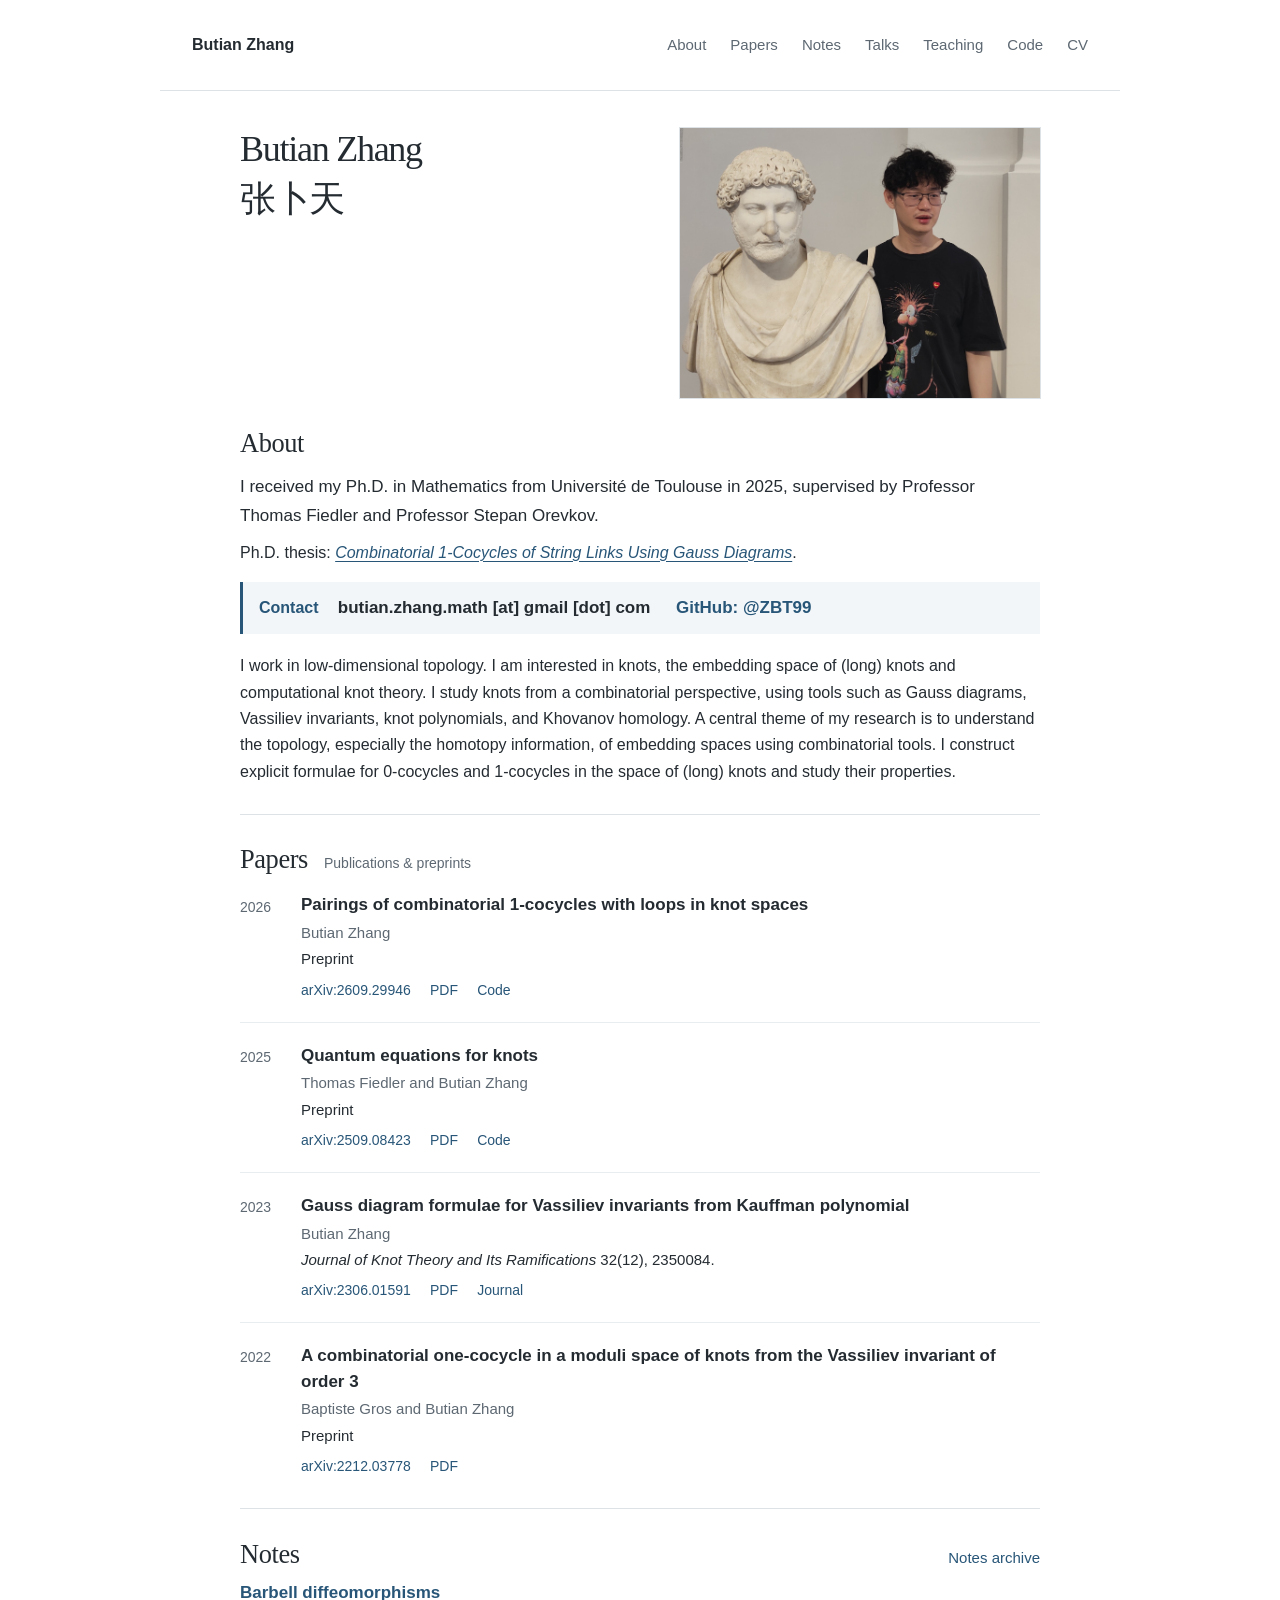
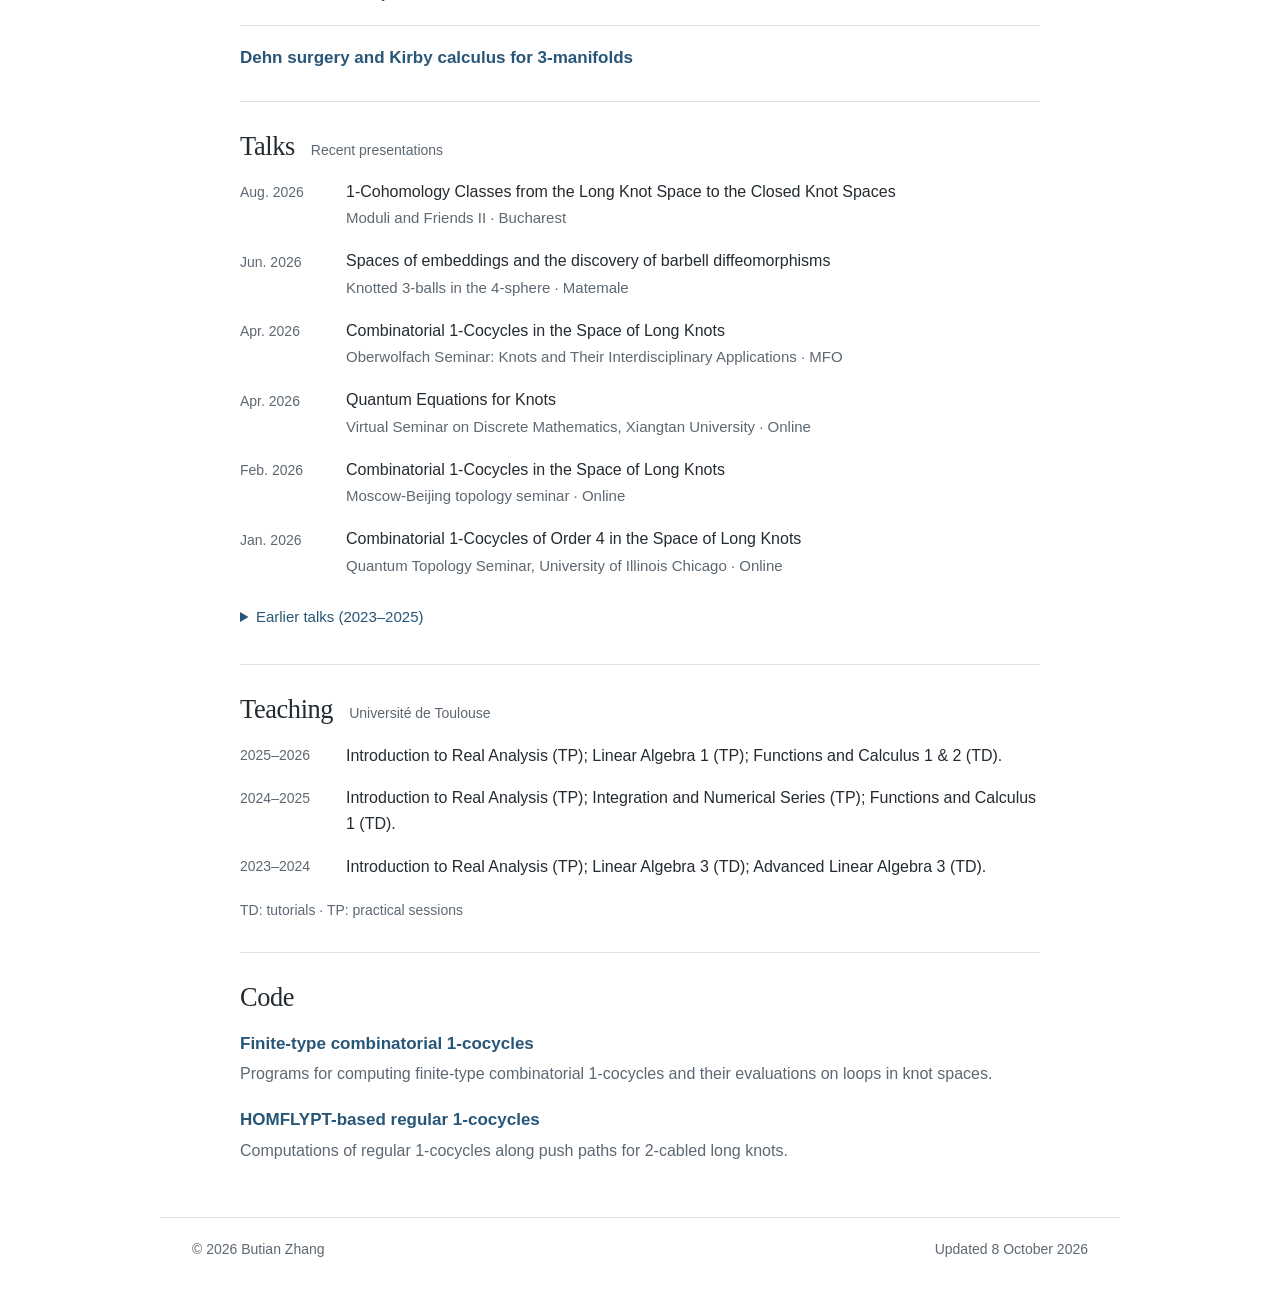
<file: index.html>
<!doctype html>
<html lang="en">
<head>
  <meta charset="utf-8">
  <meta name="viewport" content="width=device-width, initial-scale=1">
  <meta name="description" content="Butian Zhang (张卜天) works in low-dimensional topology, focusing on knot theory and combinatorial methods for studying knot spaces. Research, publications, personal notes, talks, and code.">
  <meta name="robots" content="index, follow, max-image-preview:large">
  <meta name="author" content="Butian Zhang">
  <meta name="google-site-verification" content="N0gdF9gMmJemkSyHroa3WZfaxyNTCt2lIQ91NriXi1w">
  <meta name="theme-color" content="#ffffff">
  <meta property="og:title" content="Butian Zhang (张卜天) · Mathematics">
  <meta property="og:description" content="Knot theory, combinatorial 1-cocycles, and the topology of knot spaces.">
  <meta property="og:type" content="website">
  <meta property="og:url" content="https://zbt99.github.io/">
  <meta property="og:image" content="https://zbt99.github.io/assets/portrait-4x3.jpg">
  <meta property="og:image:alt" content="Butian Zhang">
  <title>Butian Zhang (张卜天) · Mathematics</title>
  <link rel="canonical" href="https://zbt99.github.io/">
  <link rel="icon" type="image/svg+xml" href="data:image/svg+xml,%3Csvg xmlns='http://www.w3.org/2000/svg' viewBox='0 0 32 32'%3E%3Crect width='32' height='32' rx='4' fill='%2323486b'/%3E%3Ctext x='16' y='23' text-anchor='middle' font-family='Georgia,serif' font-size='23' fill='white'%3EB%3C/text%3E%3C/svg%3E">
  <link rel="stylesheet" href="styles.css?v=20261008-12">
  <script src="notes.js?v=20261008-11" defer></script>
  <script type="application/ld+json">
{
  "@context": "https://schema.org",
  "@type": "ProfilePage",
  "@id": "https://zbt99.github.io/#profile",
  "url": "https://zbt99.github.io/",
  "name": "Butian Zhang (张卜天) · Mathematics",
  "dateModified": "2026-10-08",
  "mainEntity": {
    "@type": "Person",
    "@id": "https://zbt99.github.io/#person",
    "name": "Butian Zhang",
    "alternateName": "张卜天",
    "url": "https://zbt99.github.io/",
    "image": "https://zbt99.github.io/assets/portrait-4x3.jpg",
    "description": "Works in low-dimensional topology, focusing on knot theory and combinatorial methods for studying knot spaces.",
    "sameAs": [
      "https://github.com/ZBT99"
    ],
    "knowsAbout": [
      "Low-dimensional topology",
      "Knot theory",
      "Embedding spaces",
      "Computational knot theory",
      "Gauss diagrams",
      "Vassiliev invariants",
      "Khovanov homology"
    ]
  }
}
  </script>
</head>
<body>
  <a class="skip-link" href="#main">Skip to content</a>
  <header class="site-header wrap">
    <a class="wordmark" href="#about">Butian Zhang</a>
    <nav aria-label="Main navigation">
      <a href="#about">About</a>
      <a href="#papers">Papers</a>
      <a href="#notes">Notes</a>
      <a href="#talks">Talks</a>
      <a href="#teaching">Teaching</a>
      <a href="#code">Code</a>
      <a href="cv.pdf" target="_blank" rel="noopener">CV</a>
    </nav>
  </header>

  <main id="main" class="wrap page-layout">
    <header class="profile profile-header" aria-labelledby="name">
      <div class="profile-titles">
      <h1 id="name" class="profile-name">Butian Zhang</h1>
      <p class="profile-name chinese-name" lang="zh-Hans">张卜天</p>
      </div>
      <figure class="portrait" aria-label="Portrait of Butian Zhang">
        <img class="portrait-photo" src="assets/portrait-4x3.jpg?v=20261008-12" alt="Butian Zhang" width="1540" height="1155">
      </figure>
    </header>

    <div class="main-column">
    <section id="about" class="intro" aria-labelledby="about-heading">
      <h2 id="about-heading">About</h2>
      <p class="lead">I received my Ph.D. in Mathematics from Université de Toulouse in 2025, supervised by Professor Thomas Fiedler and Professor Stepan Orevkov.</p>
      <p class="thesis-link">Ph.D. thesis: <a href="https://utheme.utoulouse.fr/s/fr/item/45990" target="_blank" rel="noopener"><cite>Combinatorial 1-Cocycles of String Links Using Gauss Diagrams</cite></a>.</p>
      <div class="contact" aria-labelledby="contact-heading">
        <h3 id="contact-heading">Contact</h3>
        <div class="contact-details"><span class="contact-email">butian.zhang.math [at] gmail [dot] com</span><a href="https://github.com/ZBT99" target="_blank" rel="noopener">GitHub: @ZBT99</a></div>
      </div>
      <p class="research-overview">I work in low-dimensional topology. I am interested in knots, the embedding space of (long) knots and computational knot theory. I study knots from a combinatorial perspective, using tools such as Gauss diagrams, Vassiliev invariants, knot polynomials, and Khovanov homology. A central theme of my research is to understand the topology, especially the homotopy information, of embedding spaces using combinatorial tools. I construct explicit formulae for 0-cocycles and 1-cocycles in the space of (long) knots and study their properties.</p>
    </section>

    <section id="papers" class="section-grid" aria-labelledby="papers-heading">
      <div class="section-label"><h2 id="papers-heading">Papers</h2><p>Publications &amp; preprints</p></div>
      <div class="section-content">
        <ol class="paper-list">
          <li class="paper">
            <div class="paper-year">2026</div>
            <div class="paper-content">
              <h3><a href="https://arxiv.org/abs/2609.29946" target="_blank" rel="noopener">Pairings of combinatorial 1-cocycles with loops in knot spaces</a></h3>
              <p class="authors">Butian Zhang</p>
              <p class="publication">Preprint</p>
              <p class="paper-links"><a href="https://arxiv.org/abs/2609.29946" target="_blank" rel="noopener">arXiv:2609.29946</a><a href="https://arxiv.org/pdf/2609.29946" target="_blank" rel="noopener">PDF</a><a href="https://github.com/ZBT99/Finite-type-combinatorial-1-cocycles" target="_blank" rel="noopener">Code</a></p>
            </div>
          </li>
          <li class="paper">
            <div class="paper-year">2025</div>
            <div class="paper-content">
              <h3><a href="https://arxiv.org/abs/2509.08423" target="_blank" rel="noopener">Quantum equations for knots</a></h3>
              <p class="authors">Thomas Fiedler and Butian Zhang</p>
              <p class="publication">Preprint</p>
              <p class="paper-links"><a href="https://arxiv.org/abs/2509.08423" target="_blank" rel="noopener">arXiv:2509.08423</a><a href="https://arxiv.org/pdf/2509.08423" target="_blank" rel="noopener">PDF</a><a href="https://github.com/ZBT99/Regular-1-cocycle-HOMFLYPT-2cabled" target="_blank" rel="noopener">Code</a></p>
            </div>
          </li>
          <li class="paper">
            <div class="paper-year">2023</div>
            <div class="paper-content">
              <h3><a href="https://doi.org/10.1142/S0218216523500840" target="_blank" rel="noopener">Gauss diagram formulae for Vassiliev invariants from Kauffman polynomial</a></h3>
              <p class="authors">Butian Zhang</p>
              <p class="publication"><cite>Journal of Knot Theory and Its Ramifications</cite> 32(12), 2350084.</p>
              <p class="paper-links"><a href="https://arxiv.org/abs/2306.01591" target="_blank" rel="noopener">arXiv:2306.01591</a><a href="https://arxiv.org/pdf/2306.01591" target="_blank" rel="noopener">PDF</a><a href="https://doi.org/10.1142/S0218216523500840" target="_blank" rel="noopener">Journal</a></p>
            </div>
          </li>
          <li class="paper">
            <div class="paper-year">2022</div>
            <div class="paper-content">
              <h3><a href="https://arxiv.org/abs/2212.03778" target="_blank" rel="noopener">A combinatorial one-cocycle in a moduli space of knots from the Vassiliev invariant of order 3</a></h3>
              <p class="authors">Baptiste Gros and Butian Zhang</p>
              <p class="publication">Preprint</p>
              <p class="paper-links"><a href="https://arxiv.org/abs/2212.03778" target="_blank" rel="noopener">arXiv:2212.03778</a><a href="https://arxiv.org/pdf/2212.03778" target="_blank" rel="noopener">PDF</a></p>
            </div>
          </li>
        </ol>
      </div>
    </section>

    <section id="notes" class="section-grid" aria-labelledby="notes-heading">
      <div class="section-heading-row"><h2 id="notes-heading">Notes</h2><a href="notes/">Notes archive</a></div>
      <div data-notes-list data-notes-limit="3">
        <ul class="note-list"><li class="note-item"><h3><a href="notes/files/barbell-diffeomorphisms.pdf" target="_blank" rel="noopener">Barbell diffeomorphisms</a></h3></li><li class="note-item"><h3><a href="notes/files/dehn-surgery-and-kirby-calculus-for-3-manifolds.pdf" target="_blank" rel="noopener">Dehn surgery and Kirby calculus for 3-manifolds</a></h3></li></ul>
      </div>
    </section>

    <section id="talks" class="section-grid" aria-labelledby="talks-heading">
      <div class="section-label"><h2 id="talks-heading">Talks</h2><p>Recent presentations</p></div>
      <div class="section-content">
        <ul class="talk-list">
          <li><time datetime="2026-08">Aug. 2026</time><div><h3>1-Cohomology Classes from the Long Knot Space to the Closed Knot Spaces</h3><p>Moduli and Friends II · Bucharest</p></div></li>
          <li><time datetime="2026-06">Jun. 2026</time><div><h3>Spaces of embeddings and the discovery of barbell diffeomorphisms</h3><p>Knotted 3-balls in the 4-sphere · Matemale</p></div></li>
          <li><time datetime="2026-04">Apr. 2026</time><div><h3>Combinatorial 1-Cocycles in the Space of Long Knots</h3><p>Oberwolfach Seminar: Knots and Their Interdisciplinary Applications · MFO</p></div></li>
          <li><time datetime="2026-04">Apr. 2026</time><div><h3>Quantum Equations for Knots</h3><p>Virtual Seminar on Discrete Mathematics, Xiangtan University · Online</p></div></li>
          <li><time datetime="2026-02">Feb. 2026</time><div><h3>Combinatorial 1-Cocycles in the Space of Long Knots</h3><p>Moscow-Beijing topology seminar · Online</p></div></li>
          <li><time datetime="2026-01">Jan. 2026</time><div><h3>Combinatorial 1-Cocycles of Order 4 in the Space of Long Knots</h3><p>Quantum Topology Seminar, University of Illinois Chicago · Online</p></div></li>
        </ul>
        <details class="earlier-talks">
          <summary>Earlier talks (2023–2025)</summary>
          <ul class="talk-list">
            <li><time datetime="2025-11">Nov. 2025</time><div><h3>How Do We Distinguish Knots?</h3><p>Séminaire des Doctorants · IMT, Toulouse</p></div></li>
            <li><time datetime="2025-09">Sep. 2025</time><div><h3>Combinatorial 1-Cocycles in the Space of Long Knots</h3><p>LiT III: Living in Topology · Pisa</p></div></li>
            <li><time datetime="2025-03">Mar. 2025</time><div><h3>Quid of the Space of (Long) Knots</h3><p>Quid Seminar · IMT, Toulouse</p></div></li>
            <li><time datetime="2025-02">Feb. 2025</time><div><h3>New Combinatorial One-Cocycles of the Space of Long Knots</h3><p>Winterbraids · IMB, Bordeaux</p></div></li>
            <li><time datetime="2024-05">May 2024</time><div><h3>Kirby Calculus and 3-Dimensional Surgery Presentations</h3><p>Workshop: Exotic 4-Manifolds · Matemale</p></div></li>
            <li><time datetime="2023-07">Jul. 2023</time><div><h3>Combinatorial One-Cocycles in a Moduli Space of Knots</h3><p>Graduate Student Geometry and Topology Conference, Harvard University · Online</p></div></li>
            <li><time datetime="2023-05">May 2023</time><div><h3>Gauss Diagram Formulae for Vassiliev Invariants from the Kauffman Polynomial</h3><p>Quantum Topology Seminar, University of Illinois Chicago · Online</p></div></li>
          </ul>
        </details>
      </div>
    </section>

    <section id="teaching" class="section-grid" aria-labelledby="teaching-heading">
      <div class="section-label"><h2 id="teaching-heading">Teaching</h2><p>Université de Toulouse</p></div>
      <div class="section-content">
        <dl class="teaching-list">
          <div><dt>2025–2026</dt><dd>Introduction to Real Analysis (TP); Linear Algebra 1 (TP); Functions and Calculus 1 &amp; 2 (TD).</dd></div>
          <div><dt>2024–2025</dt><dd>Introduction to Real Analysis (TP); Integration and Numerical Series (TP); Functions and Calculus 1 (TD).</dd></div>
          <div><dt>2023–2024</dt><dd>Introduction to Real Analysis (TP); Linear Algebra 3 (TD); Advanced Linear Algebra 3 (TD).</dd></div>
        </dl>
        <p class="teaching-note">TD: tutorials · TP: practical sessions</p>
      </div>
    </section>

    <section id="code" class="section-grid" aria-labelledby="code-heading">
      <h2 id="code-heading">Code</h2>
      <div class="section-content code-list">
        <article><h3><a href="https://github.com/ZBT99/Finite-type-combinatorial-1-cocycles" target="_blank" rel="noopener">Finite-type combinatorial 1-cocycles</a></h3><p>Programs for computing finite-type combinatorial 1-cocycles and their evaluations on loops in knot spaces.</p></article>
        <article><h3><a href="https://github.com/ZBT99/Regular-1-cocycle-HOMFLYPT-2cabled" target="_blank" rel="noopener">HOMFLYPT-based regular 1-cocycles</a></h3><p>Computations of regular 1-cocycles along push paths for 2-cabled long knots.</p></article>
      </div>
    </section>
    </div>
  </main>

  <footer class="site-footer wrap">
    <p>© 2026 Butian Zhang</p>
    <p>Updated 8 October 2026</p>
  </footer>
</body>
</html>
</file>
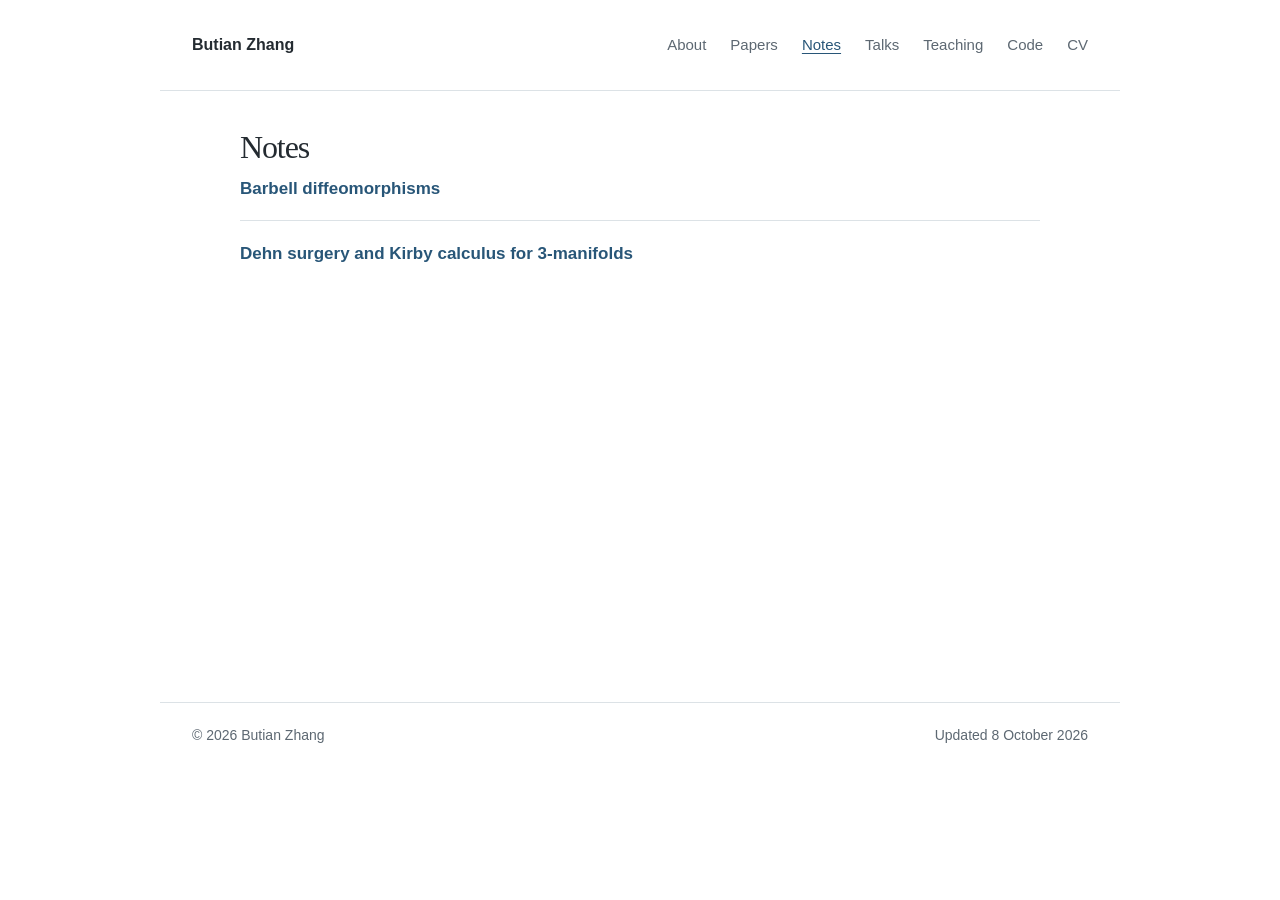
<file: notes/index.html>
<!doctype html>
<html lang="en">
<head>
  <meta charset="utf-8">
  <meta name="viewport" content="width=device-width, initial-scale=1">
  <meta name="description" content="Personal mathematics notes by Butian Zhang (张卜天): Barbell diffeomorphisms, Dehn surgery and Kirby calculus for 3-manifolds.">
  <meta name="robots" content="index, follow">
  <meta name="author" content="Butian Zhang">
  <meta name="theme-color" content="#ffffff">
  <title>Notes · Butian Zhang</title>
  <link rel="canonical" href="https://zbt99.github.io/notes/">
  <link rel="icon" type="image/svg+xml" href="data:image/svg+xml,%3Csvg xmlns='http://www.w3.org/2000/svg' viewBox='0 0 32 32'%3E%3Crect width='32' height='32' rx='4' fill='%23285678'/%3E%3Ctext x='16' y='23' text-anchor='middle' font-family='Georgia,serif' font-size='23' fill='white'%3EB%3C/text%3E%3C/svg%3E">
  <link rel="stylesheet" href="../styles.css?v=20261008-12">
  <script src="../notes.js?v=20261008-11" defer></script>
</head>
<body>
  <a class="skip-link" href="#main">Skip to content</a>
  <header class="site-header wrap">
    <a class="wordmark" href="../">Butian Zhang</a>
    <nav aria-label="Main navigation">
      <a href="../#about">About</a><a href="../#papers">Papers</a>
      <a href="./" aria-current="page">Notes</a><a href="../#talks">Talks</a>
      <a href="../#teaching">Teaching</a><a href="../#code">Code</a>
      <a href="../cv.pdf" target="_blank" rel="noopener">CV</a>
    </nav>
  </header>
  <main id="main" class="wrap page-layout notes-layout">
    <section class="main-column notes-page" aria-labelledby="notes-heading">
      <h1 id="notes-heading">Notes</h1>
      <div data-notes-list><ul class="note-list"><li class="note-item"><h3><a href="../notes/files/barbell-diffeomorphisms.pdf" target="_blank" rel="noopener">Barbell diffeomorphisms</a></h3></li><li class="note-item"><h3><a href="../notes/files/dehn-surgery-and-kirby-calculus-for-3-manifolds.pdf" target="_blank" rel="noopener">Dehn surgery and Kirby calculus for 3-manifolds</a></h3></li></ul></div>
    </section>
  </main>
  <footer class="site-footer wrap">
    <p>© 2026 Butian Zhang</p>
    <p>Updated 8 October 2026</p>
  </footer>
</body>
</html>
</file>
<file: styles.css>
:root {
  color-scheme: light;
  --ink: #242b31;
  --muted: #5d6872;
  --blue: #285678;
  --line: #dce2e6;
  --soft: #f5f7f8;
  --sans: -apple-system, BlinkMacSystemFont, "Segoe UI", Arial, sans-serif;
  --serif: Georgia, "Times New Roman", serif;
  --name-font: "Songti SC", "STSong", "Noto Serif CJK SC", "Source Han Serif SC", serif;
  --name-size: 2.25rem;
}
* { box-sizing: border-box; }
html { scroll-padding-top: 2rem; }
body { margin: 0; color: var(--ink); background: #fff; font: 1rem/1.65 var(--sans); -webkit-font-smoothing: antialiased; }
a { color: var(--blue); text-underline-offset: .2em; text-decoration-thickness: 1px; }
a:hover { color: #173b55; text-decoration: underline; }
a:focus-visible, summary:focus-visible { outline: 2px solid var(--blue); outline-offset: 5px; border-radius: 2px; }
p, h1, h2, h3, figure, dl, dd { margin: 0; }
.wrap { max-width: 960px; margin-inline: auto; padding-inline: 2rem; }
.skip-link { position: fixed; left: 1rem; top: -6rem; background: white; padding: .5rem 1rem; border: 1px solid var(--blue); z-index: 10; }
.skip-link:focus { top: 1rem; }
.site-header { display: flex; justify-content: space-between; align-items: center; gap: 2rem; min-height: 90px; }
.wordmark { font-size: 1rem; font-weight: 600; text-decoration: none; color: var(--ink); }
nav { display: flex; flex-wrap: wrap; gap: 1.5rem; }
nav a { text-decoration: none; color: var(--muted); font-size: .9375rem; }
nav a[aria-current="page"] { color: var(--blue); text-decoration: underline; }
.page-layout { display: block; padding-top: 2.3rem; padding-bottom: 1.4rem; border-top: 1px solid var(--line); }
.profile { position: static; }
.profile-header { display: flex; align-items: flex-start; justify-content: space-between; gap: 2rem; max-width: 800px; margin: 0 auto 1.75rem; }
.profile-titles { min-width: 0; }
h1, .author-name { font: 400 2.25rem/1.2 var(--serif); letter-spacing: -.035em; }
.author-name { display: block; color: var(--ink); text-decoration: none; }
.profile-name { font: 400 var(--name-size)/1.2 var(--name-font); letter-spacing: -.035em; color: var(--ink); }
.chinese-name { margin-top: .45rem; }
.discipline { font-size: .9375rem; color: var(--muted); margin-top: .65rem; }
.portrait { position: relative; width: 360px; flex-shrink: 0; aspect-ratio: 4 / 3; background: var(--soft); outline: 1px solid var(--line); overflow: hidden; }
.portrait img { width: 100%; height: auto; display: block; }
.portrait-placeholder { height: 100%; display: flex; flex-direction: column; align-items: center; justify-content: center; gap: .25rem; color: var(--muted); font-size: .9375rem; }
.portrait-caption { font-size: .875rem; }
.email-address { display: block; margin-top: 1.25rem; font-size: .875rem; overflow-wrap: anywhere; text-decoration: none; }
.profile-links { display: flex; align-items: center; gap: 1.25rem; margin-top: 1rem; }
.profile-links a { font-size: .9375rem; text-decoration: none; }
.profile-links .cv-link { padding: .38rem .85rem; background: var(--blue); color: white; border: 1px solid var(--blue); border-radius: 2px; }
.profile-links .cv-link:hover { background: #173b55; }
.filetype { font-size: .8125rem; margin-left: .45rem; opacity: .8; }
.main-column { min-width: 0; max-width: 800px; margin-inline: auto; }
h2 { font: 400 1.65rem/1.3 var(--serif); letter-spacing: -.015em; }
h3 { font-size: 1.0625rem; font-weight: 600; line-height: 1.5; }
.intro { padding-bottom: 1.8rem; }
.intro h2 { margin-bottom: .8rem; }
.lead { font-size: 1.0625rem; line-height: 1.7; }
.thesis-link { margin-top: .55rem; }
.biography { color: var(--muted); margin-top: .8rem; }
.research-overview { margin: 0; }
.contact { display: grid; grid-template-columns: auto minmax(0, 1fr); align-items: baseline; gap: 1.2rem; margin-block: 1rem 1.2rem; padding: .75rem 1rem; background: #f2f6f9; border-left: 3px solid var(--blue); }
.contact h3 { font-size: 1rem; color: var(--blue); }
.contact a { font-size: 1.0625rem; font-weight: 600; overflow-wrap: anywhere; text-decoration: none; }
.contact-details { display: flex; flex-wrap: wrap; gap: .4rem 1.6rem; }
.contact-email { font-size: 1.0625rem; font-weight: 600; min-width: 0; overflow-wrap: anywhere; }
.contact a:hover { text-decoration: underline; }
.section-grid { padding-block: 1.7rem 1.9rem; border-top: 1px solid var(--line); }
.section-grid > h2, .section-label { margin-bottom: 1rem; }
.section-label { display: flex; flex-wrap: wrap; align-items: baseline; gap: .4rem 1rem; }
.section-label > p { color: var(--muted); font-size: .875rem; }
.section-intro { margin-bottom: .65rem; }
.research-list { margin: 0; padding-left: 1.2rem; }
.research-list li { padding-left: .2rem; }
.research-list li + li { margin-top: .2rem; }
.research-further { margin-top: .65rem; color: var(--muted); }
.paper-list { padding: 0; margin: 0; list-style: none; }
.paper { display: flex; flex-wrap: wrap; gap: .4rem 1rem; }
.paper-year { flex: 0 0 2.8125rem; }
.paper-content { flex: 1 1 20rem; min-width: 0; }
.paper + .paper { margin-top: 1.25rem; padding-top: 1.25rem; border-top: 1px solid #e8edf0; }
.paper-year { font-size: .875rem; color: var(--muted); font-variant-numeric: tabular-nums; padding-top: .2rem; }
.paper h3 a { color: var(--ink); text-decoration: none; }
.paper h3 a:hover { color: var(--blue); text-decoration: underline; }
.authors { font-size: .9375rem; color: var(--muted); margin-top: .2rem; }
.publication { font-size: .9375rem; margin-top: .1rem; }
.paper-links { display: flex; flex-wrap: wrap; gap: .25rem 1.2rem; margin-top: .4rem; font-size: .875rem; }
.paper-links a { text-decoration: none; min-width: 0; overflow-wrap: anywhere; }
.paper-links a:hover { text-decoration: underline; }
.section-heading-row { display: flex; align-items: baseline; justify-content: space-between; gap: 1rem; margin-bottom: .6rem; }
.section-heading-row > a { font-size: .9375rem; text-decoration: none; }
.notes-intro { color: var(--muted); margin-bottom: 1rem; }
.notes-empty { padding: 1.05rem 1.2rem; background: var(--soft); border-left: 2px solid var(--line); color: var(--muted); }
.notes-fallback { font-size: .9375rem; color: var(--muted); margin-top: .8rem; }
.note-list { list-style: none; padding: 0; margin: 0; }
.note-item + .note-item { margin-top: 1.2rem; padding-top: 1.2rem; border-top: 1px solid var(--line); }
.note-item h3 a { text-decoration: none; }
.note-item > p { margin-top: .3rem; color: var(--muted); }
.note-metadata { font-size: .875rem; }
.talk-list { margin: 0; padding: 0; list-style: none; }
.talk-list li { display: flex; flex-wrap: wrap; gap: .25rem 1rem; }
.talk-list time { flex: 0 0 5.625rem; }
.talk-list li > div { flex: 1 1 15rem; min-width: 0; }
.talk-list li + li { margin-top: 1.15rem; }
.talk-list time { color: var(--muted); font-size: .875rem; white-space: nowrap; padding-top: .1rem; }
.talk-list h3 { font-size: 1rem; font-weight: 500; }
.talk-list p { font-size: .9375rem; color: var(--muted); margin-top: .15rem; }
.earlier-talks { margin-top: 1.4rem; }
.earlier-talks summary { cursor: pointer; color: var(--blue); font-size: .9375rem; width: fit-content; padding-block: .25rem; }
.earlier-talks[open] summary { margin-bottom: 1.2rem; }
.background-list > div, .teaching-list > div { display: grid; grid-template-columns: 90px minmax(0, 1fr); gap: 1rem; }
.background-list > div + div { margin-top: 1.25rem; }
dt { font-size: .875rem; color: var(--muted); white-space: nowrap; padding-top: .1rem; }
.background-list strong { font-size: 1rem; font-weight: 500; }
.background-list dd p { font-size: .9375rem; color: var(--muted); }
.background-list .thesis { margin-top: .4rem; }
.teaching-list > div + div { margin-top: 1rem; }
.teaching-list > div { display: flex; flex-wrap: wrap; gap: .25rem 1rem; }
.teaching-list dt { flex: 0 0 5.625rem; }
.teaching-list dd { flex: 1 1 15rem; min-width: 0; }
.paper h3, .note-item h3, .talk-list h3, .talk-list p, .teaching-list dd { overflow-wrap: anywhere; }
.teaching-note { font-size: .875rem; color: var(--muted); margin-top: 1.15rem; }
.code-list article + article { margin-top: 1.25rem; }
.code-list h3 a { text-decoration: none; }
.code-list p { color: var(--muted); margin-top: .3rem; }
.site-footer { border-top: 1px solid var(--line); display: flex; flex-wrap: wrap; gap: .4rem 1rem; justify-content: space-between; color: var(--muted); padding-block: 1.3rem 2rem; font-size: .875rem; }
.site-footer a { text-decoration: none; overflow-wrap: anywhere; }
.notes-layout { min-height: 68vh; }
.notes-profile .email-address { margin-top: 1.5rem; }
.notes-page h1 { font-size: 2rem; margin-bottom: .6rem; }
.notes-page .notes-intro { margin-bottom: 2rem; }
@media (max-width: 950px) {
  :root { --name-size: 2.1rem; }
  nav { gap: 1.05rem; }
}
@media (max-width: 720px) {
  .contact { grid-template-columns: minmax(0, 1fr); gap: .25rem; }
  .wrap { padding-inline: 1.25rem; }
  .site-header { flex-direction: column; align-items: start; gap: .8rem; padding-top: 1.3rem; padding-bottom: 1.2rem; min-height: auto; }
  nav { gap: .4rem 1.2rem; }
  nav a { font-size: .875rem; }
  .page-layout { padding-top: 1.7rem; }
  .profile-header { gap: 1rem; }
  .profile-header { flex-direction: column; }
  .profile .portrait { width: min(100%, 360px); }
  .portrait-placeholder { font-size: .875rem; }
  .portrait-caption { font-size: .75rem; }
  .profile .email-address { grid-column: 1 / -1; margin-top: 1rem; font-size: .9375rem; }
  .profile .profile-links { grid-column: 1 / -1; margin-top: .85rem; }
  .profile .discipline { font-size: .875rem; }
  .intro { padding-bottom: 1.6rem; }
  .section-grid { padding-block: 1.6rem 1.7rem; }
  .paper { gap: .4rem .7rem; }
  .paper-year { flex-basis: 2.375rem; }
  .talk-list li, .teaching-list > div { gap: .25rem .75rem; }
  .talk-list time, .teaching-list dt { flex-basis: 4.75rem; }
  .talk-list time, dt { font-size: .8125rem; }
  .site-footer { display: block; }
  .site-footer > * + * { margin-top: .4rem; }
  .site-footer a { display: inline-block; }
  .notes-layout { min-height: 70vh; gap: 2.5rem; }
}
@media (max-width: 360px) {
  :root { --name-size: 1.9rem; }
  .contact { padding-inline: .7rem; }
  .contact a { font-size: 1rem; }
  .contact-email { font-size: 1rem; }
  .portrait-placeholder { font-size: .8125rem; }
}
@media print {
  .wrap { max-width: none; padding-inline: 0; }
  body { font-size: 10pt; }
  .site-header, .portrait, .skip-link, .profile-links { display: none; }
  .page-layout { display: block; padding-top: 0; border-top: 0; }
  .profile { position: static; margin-bottom: 1rem; }
  .section-grid { padding-block: 1rem; }
  .paper, .talk-list li { break-inside: avoid; }
  a { color: inherit; }
}
</file>
